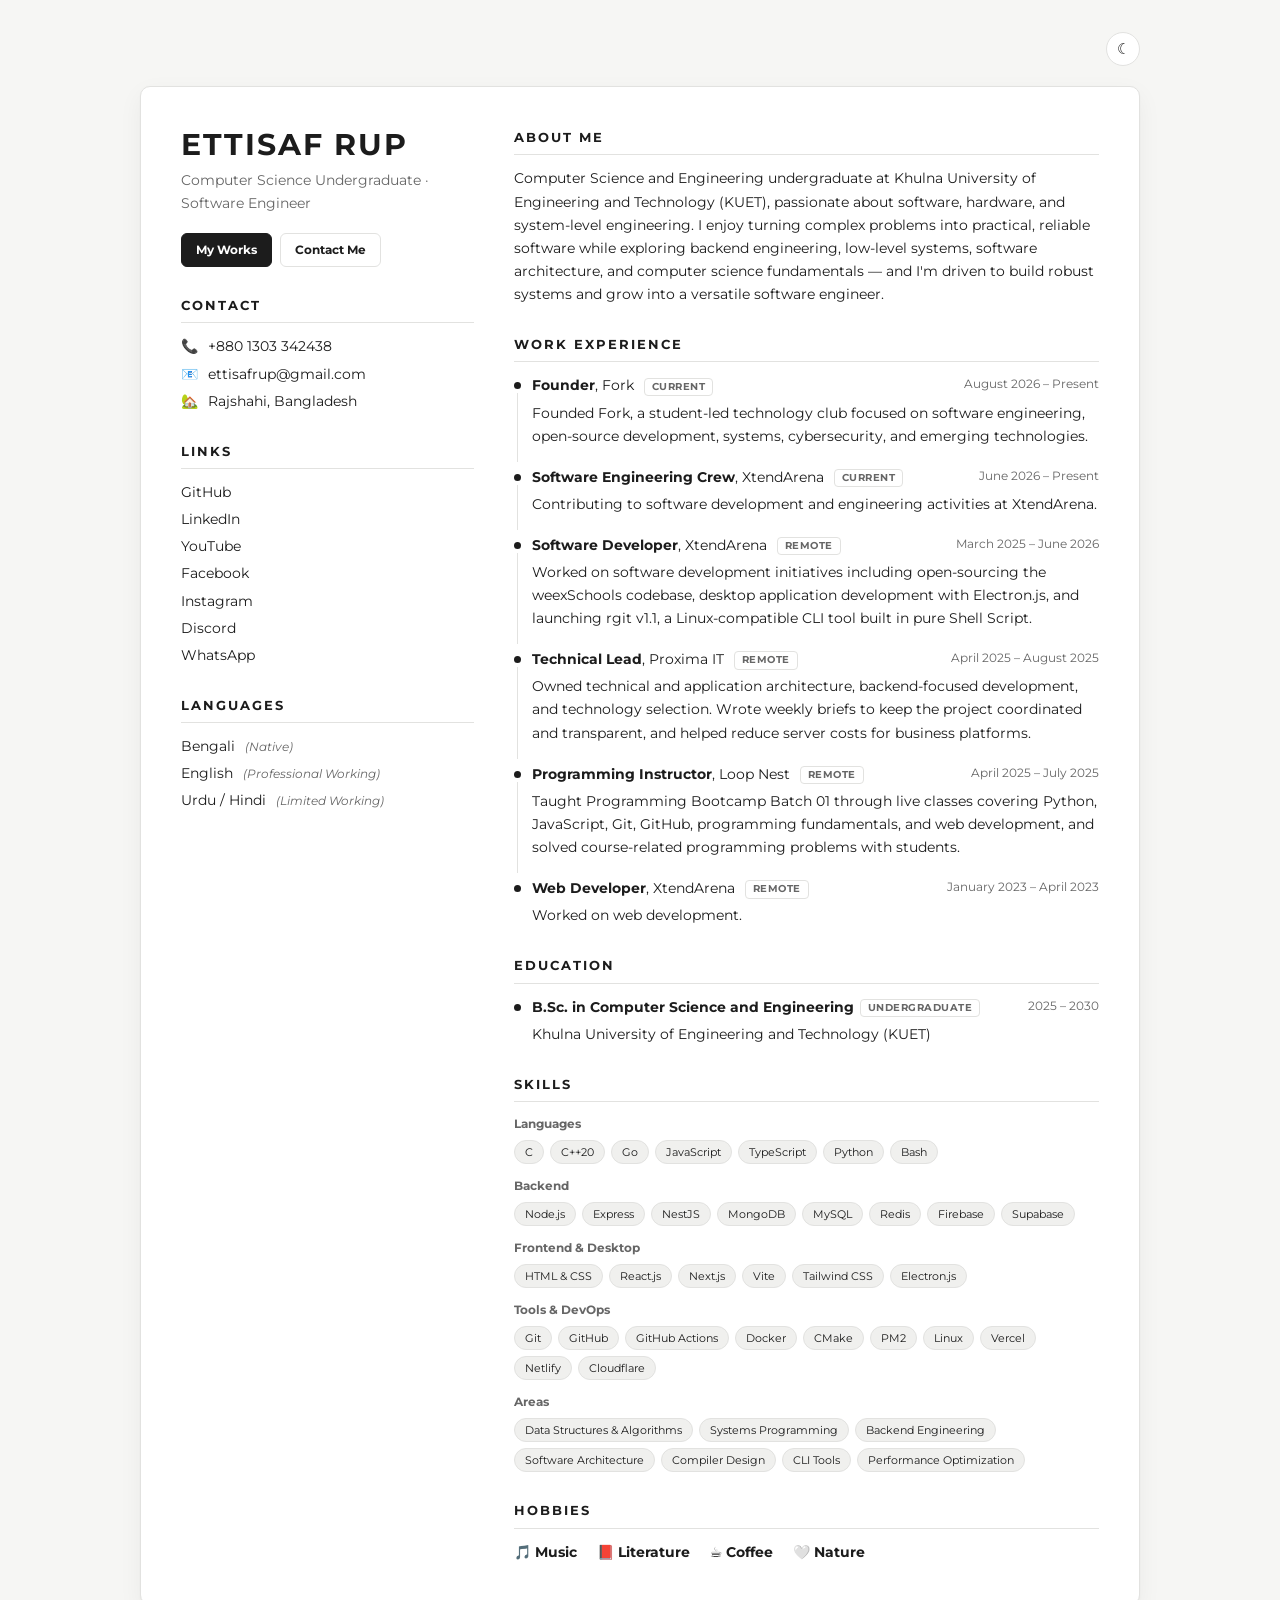
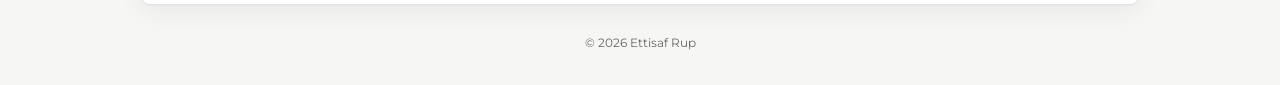
<file: index.html>
<!doctype html>
<html lang="en">
  <head>
    <meta charset="UTF-8" />
    <meta name="viewport" content="width=device-width, initial-scale=1.0" />

    <title>Ettisaf Rup | Software Engineer & CSE Undergraduate at KUET</title>
    <meta
      name="description"
      content="Ettisaf Rup is a Computer Science and Engineering undergraduate at KUET and a software engineer focused on systems, backend engineering, and software architecture. Founder of Fork and Software Engineering Crew at XtendArena."
    />
    <meta
      name="keywords"
      content="Ettisaf Rup, ettisafxrup, software engineer, software developer, CSE, KUET, systems programming, backend development, C++, Go, TypeScript, software architecture, Bangladesh"
    />
    <meta name="author" content="Ettisaf Rup" />
    <meta name="robots" content="index, follow" />
    <meta name="theme-color" content="#1c1c1c" />
    <link rel="canonical" href="https://ettisafxrup.github.io/" />

    <!-- Open Graph / Twitter -->
    <meta property="og:type" content="profile" />
    <meta property="og:title" content="Ettisaf Rup | Software Engineer & CSE Undergraduate" />
    <meta
      property="og:description"
      content="Portfolio of Ettisaf Rup — CSE undergraduate at KUET working on systems, backend engineering, and software architecture."
    />
    <meta property="og:url" content="https://ettisafxrup.github.io/" />
    <meta property="og:image" content="https://avatars.githubusercontent.com/u/107711625?v=4" />
    <meta property="og:image:alt" content="Ettisaf Rup" />
    <meta property="og:site_name" content="Ettisaf Rup" />
    <meta property="og:locale" content="en_US" />
    <meta name="twitter:card" content="summary" />
    <meta name="twitter:title" content="Ettisaf Rup | Software Engineer & CSE Undergraduate" />
    <meta
      name="twitter:description"
      content="Portfolio of Ettisaf Rup — CSE undergraduate at KUET and software engineer."
    />
    <meta name="twitter:image" content="https://avatars.githubusercontent.com/u/107711625?v=4" />

    <link rel="icon" type="image/svg+xml" href="favicon.svg" />

    <script>
      try {
        const theme = localStorage.getItem("theme")
        if (theme) document.documentElement.dataset.theme = theme
      } catch {}
    </script>

    <link rel="preconnect" href="https://fonts.googleapis.com" />
    <link rel="preconnect" href="https://fonts.gstatic.com" crossorigin />
    <link
      href="https://fonts.googleapis.com/css2?family=Montserrat:wght@400;700&display=swap"
      rel="stylesheet"
    />
    <link rel="stylesheet" href="css/style.css" />

    <script type="application/ld+json">
      {
        "@context": "https://schema.org",
        "@type": "Person",
        "name": "Ettisaf Rup",
        "url": "https://ettisafxrup.github.io/",
        "image": "https://avatars.githubusercontent.com/u/107711625?v=4",
        "jobTitle": "Software Engineer",
        "description": "Computer Science and Engineering undergraduate at Khulna University of Engineering and Technology, working on systems, backend engineering, and software architecture.",
        "email": "mailto:ettisafrup@gmail.com",
        "telephone": "+8801303342438",
        "address": {
          "@type": "PostalAddress",
          "addressLocality": "Rajshahi",
          "addressCountry": "BD"
        },
        "affiliation": {
          "@type": "CollegeOrUniversity",
          "name": "Khulna University of Engineering and Technology",
          "sameAs": "https://www.kuet.ac.bd/"
        },
        "worksFor": { "@type": "Organization", "name": "XtendArena" },
        "sameAs": [
          "https://github.com/ettisafxrup",
          "https://www.linkedin.com/in/ettisafxrup/",
          "https://www.youtube.com/@rupbhaiya",
          "https://www.facebook.com/ettisafxrup",
          "https://www.instagram.com/ettisafxrup/"
        ]
      }
    </script>
  </head>

  <body>
    <div class="page">
      <div class="topbar">
        <button class="theme-toggle" type="button" aria-label="Toggle theme">☾</button>
      </div>

      <main class="card resume">
        <div>
          <header class="section">
            <h1 id="name">ETTISAF RUP</h1>
            <p id="headline" class="headline">Computer Science Undergraduate · Software Engineer</p>
            <nav class="btn-row" aria-label="Primary">
              <a class="btn" href="works.html">My Works</a>
              <a class="btn btn--ghost" href="contact.html">Contact Me</a>
            </nav>
          </header>

          <section class="section" aria-labelledby="contact-heading">
            <h2 id="contact-heading">Contact</h2>
            <ul id="contact" class="info-list"></ul>
          </section>

          <section class="section" aria-labelledby="links-heading">
            <h2 id="links-heading">Links</h2>
            <ul id="links" class="info-list"></ul>
          </section>

          <section id="references-section" class="section" aria-labelledby="references-heading" hidden>
            <h2 id="references-heading">References</h2>
            <ul id="references"></ul>
          </section>

          <section class="section" aria-labelledby="languages-heading">
            <h2 id="languages-heading">Languages</h2>
            <ul id="languages" class="info-list"></ul>
          </section>
        </div>

        <div>
          <section class="section" aria-labelledby="about-heading">
            <h2 id="about-heading">About Me</h2>
            <p id="about"></p>
          </section>

          <section class="section" aria-labelledby="experience-heading">
            <h2 id="experience-heading">Work Experience</h2>
            <ul id="experience"></ul>
          </section>

          <section class="section" aria-labelledby="education-heading">
            <h2 id="education-heading">Education</h2>
            <ul id="education"></ul>
          </section>

          <section class="section" aria-labelledby="skills-heading">
            <h2 id="skills-heading">Skills</h2>
            <div id="skills"></div>
          </section>

          <section class="section" aria-labelledby="hobbies-heading">
            <h2 id="hobbies-heading">Hobbies</h2>
            <div id="hobbies" class="hobbies"></div>
          </section>
        </div>
      </main>

      <footer class="footer">© <span id="year">2026</span> Ettisaf Rup</footer>
    </div>

    <noscript><p class="status">Please enable JavaScript to view this page.</p></noscript>
    <script type="module" src="js/index.js"></script>
  </body>
</html>
</file>
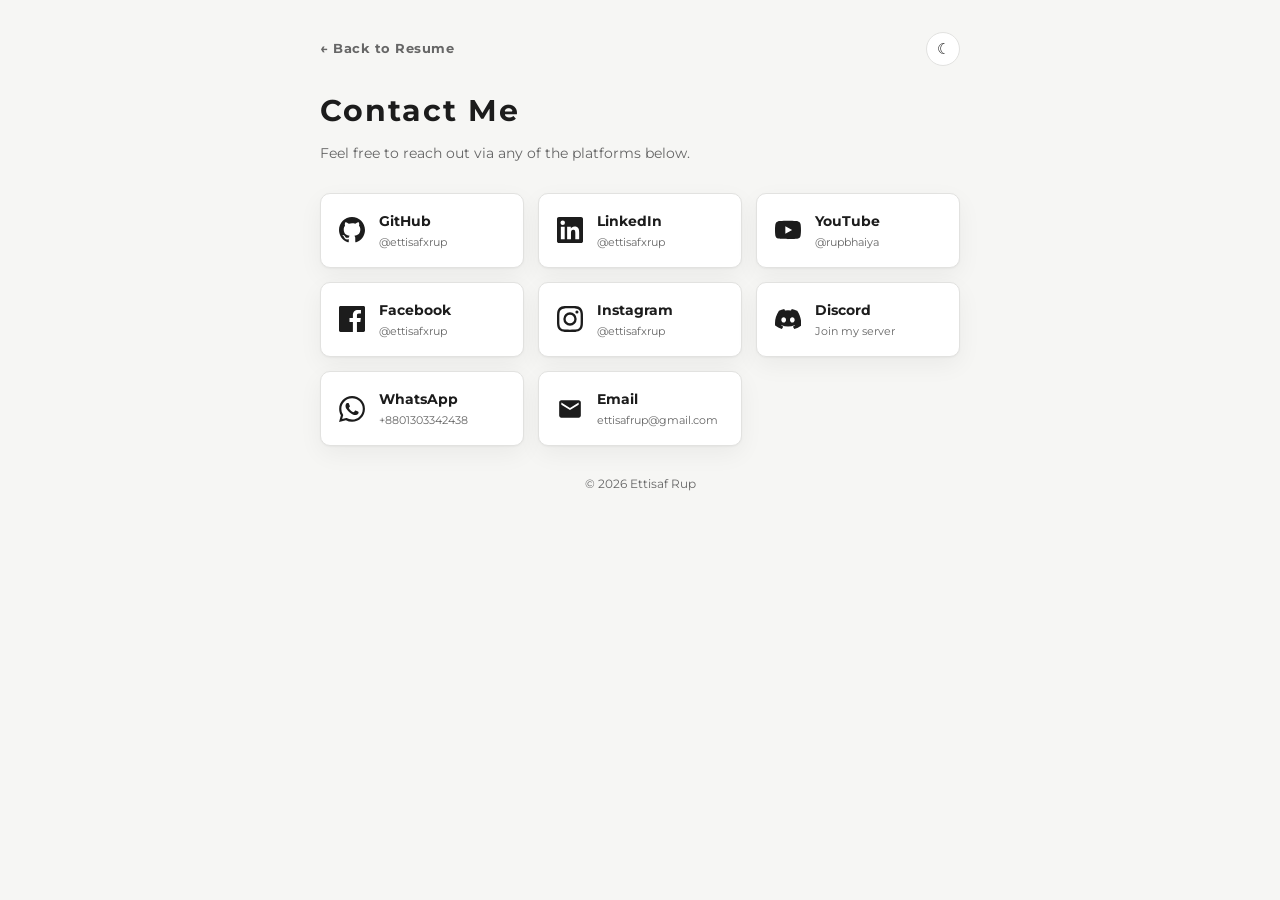
<file: contact.html>
<!doctype html>
<html lang="en">
  <head>
    <meta charset="UTF-8" />
    <meta name="viewport" content="width=device-width, initial-scale=1.0" />
    <title>Contact | Ettisaf Rup</title>
    <meta
      name="description"
      content="Get in touch with Ettisaf Rup via email, LinkedIn, GitHub, Discord, WhatsApp, and more."
    />
    <meta name="theme-color" content="#1c1c1c" />
    <link rel="canonical" href="https://ettisafxrup.github.io/contact.html" />
    <link rel="icon" type="image/svg+xml" href="favicon.svg" />

    <script>
      try {
        const theme = localStorage.getItem("theme")
        if (theme) document.documentElement.dataset.theme = theme
      } catch {}
    </script>

    <link rel="preconnect" href="https://fonts.googleapis.com" />
    <link rel="preconnect" href="https://fonts.gstatic.com" crossorigin />
    <link
      href="https://fonts.googleapis.com/css2?family=Montserrat:wght@400;700&display=swap"
      rel="stylesheet"
    />
    <link rel="stylesheet" href="css/style.css" />
  </head>

  <body>
    <div class="page page--narrow">
      <div class="topbar">
        <a class="back-link" href="./">← Back to Resume</a>
        <button class="theme-toggle" type="button" aria-label="Toggle theme">☾</button>
      </div>

      <header>
        <h1 class="page-title">Contact Me</h1>
        <p class="page-intro">Feel free to reach out via any of the platforms below.</p>
      </header>

      <main id="contact-links" class="contact-grid" aria-busy="true">
        <div class="status" style="grid-column: 1 / -1">
          <div class="spinner"></div>
          Loading…
        </div>
      </main>

      <footer class="footer">© <span id="year">2026</span> Ettisaf Rup</footer>
    </div>

    <noscript><p class="status">Please enable JavaScript to view this page.</p></noscript>
    <script type="module" src="js/contact.js"></script>
  </body>
</html>
</file>
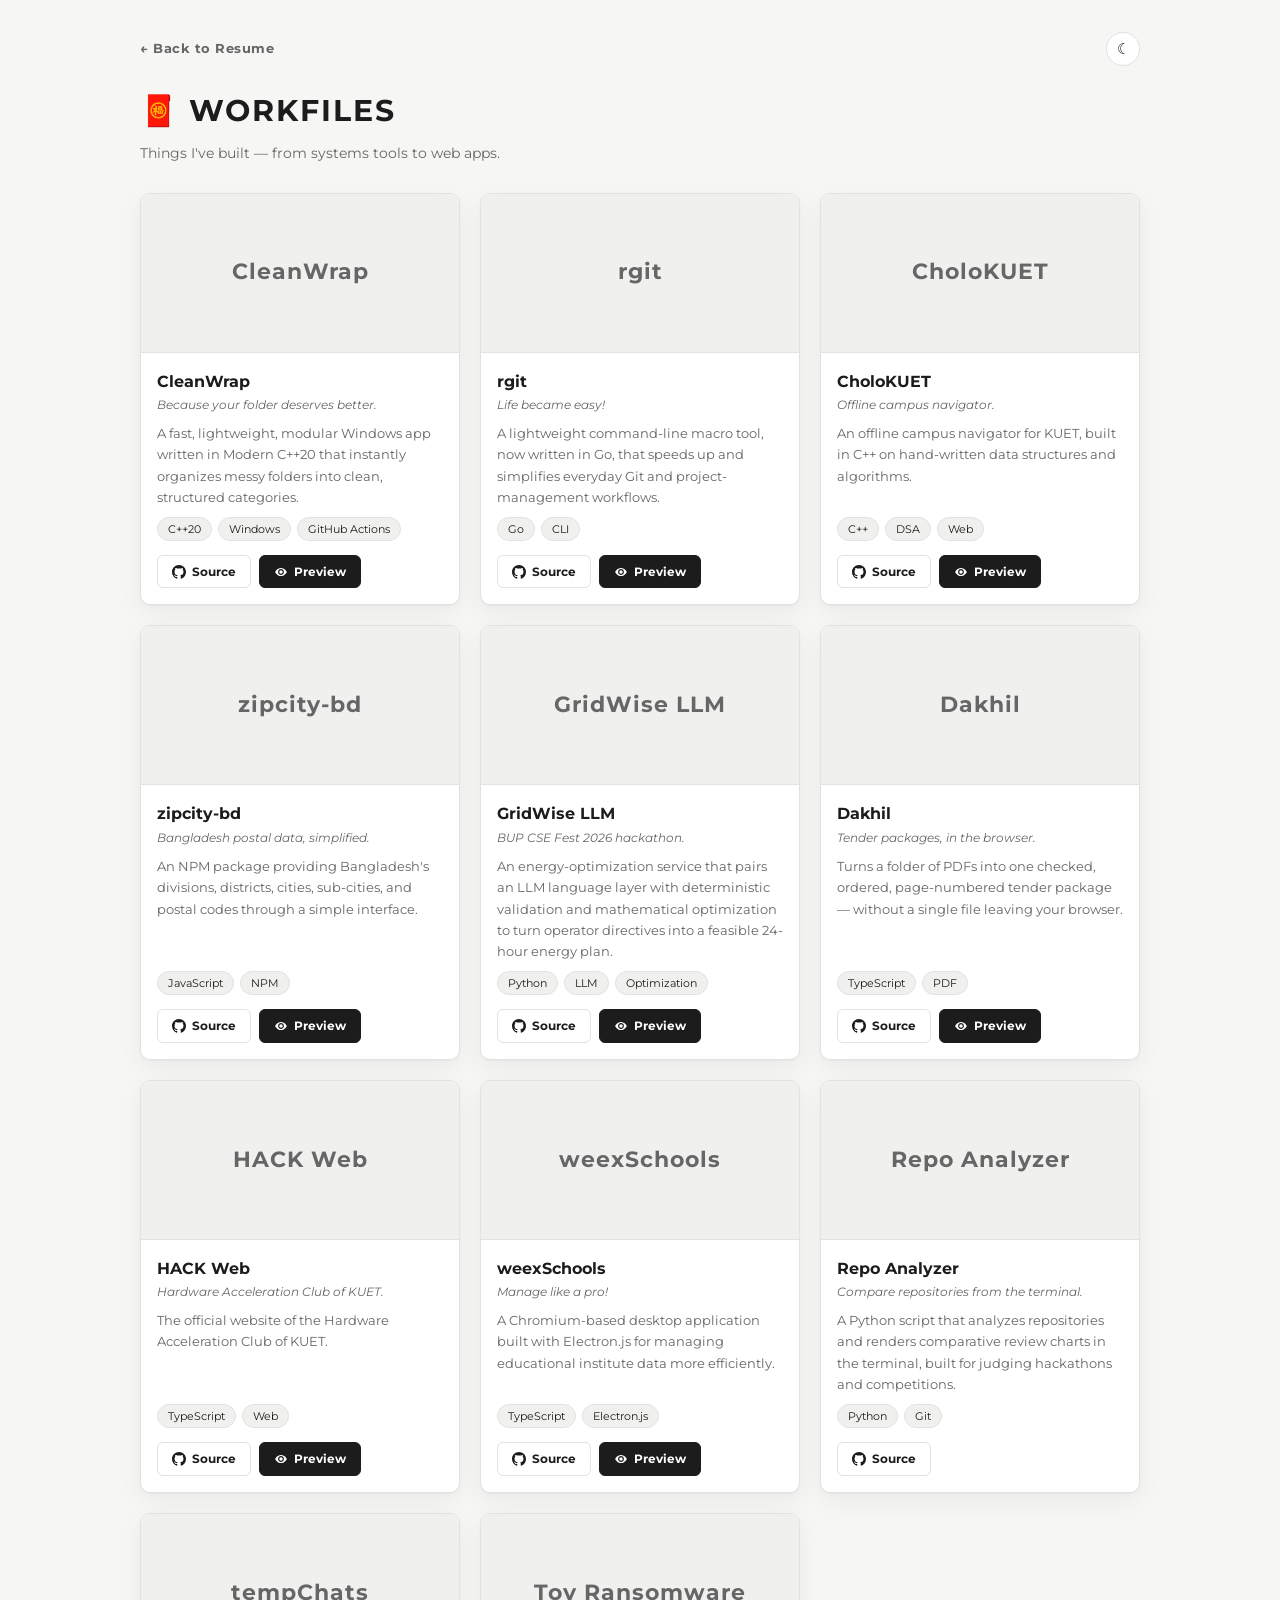
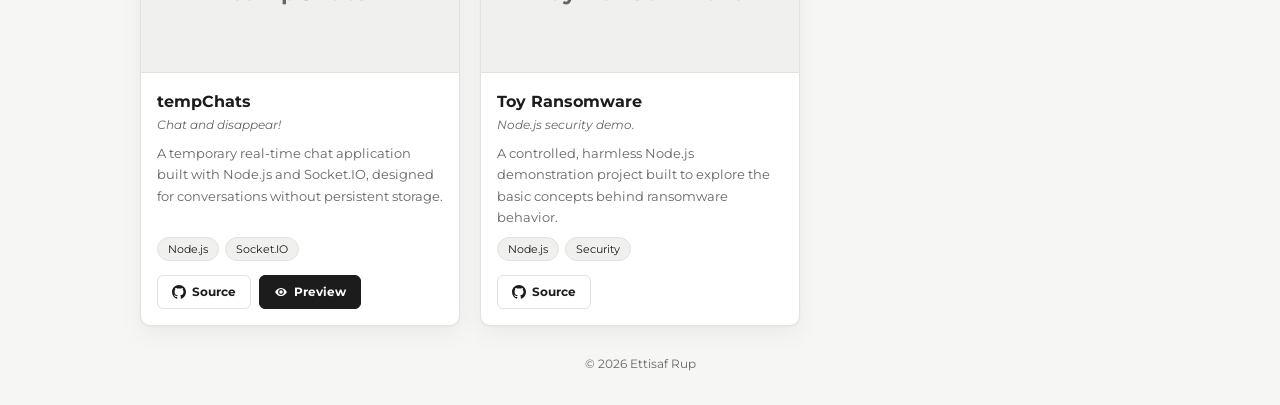
<file: works.html>
<!doctype html>
<html lang="en">
  <head>
    <meta charset="UTF-8" />
    <meta name="viewport" content="width=device-width, initial-scale=1.0" />
    <title>Works | Ettisaf Rup</title>
    <meta
      name="description"
      content="Projects by Ettisaf Rup — CleanWrap, rgit, CholoKUET, zipcity-bd, GridWise LLM, and more."
    />
    <meta name="theme-color" content="#1c1c1c" />
    <link rel="canonical" href="https://ettisafxrup.github.io/works.html" />
    <link rel="icon" type="image/svg+xml" href="favicon.svg" />

    <script>
      try {
        const theme = localStorage.getItem("theme")
        if (theme) document.documentElement.dataset.theme = theme
      } catch {}
    </script>

    <link rel="preconnect" href="https://fonts.googleapis.com" />
    <link rel="preconnect" href="https://fonts.gstatic.com" crossorigin />
    <link
      href="https://fonts.googleapis.com/css2?family=Montserrat:wght@400;700&display=swap"
      rel="stylesheet"
    />
    <link rel="stylesheet" href="css/style.css" />
  </head>

  <body>
    <div class="page">
      <div class="topbar">
        <a class="back-link" href="./">← Back to Resume</a>
        <button class="theme-toggle" type="button" aria-label="Toggle theme">☾</button>
      </div>

      <header>
        <h1 class="page-title">🧧 WORKFILES</h1>
        <p class="page-intro">Things I've built — from systems tools to web apps.</p>
      </header>

      <main id="works" class="works-grid" aria-busy="true">
        <div class="status" style="grid-column: 1 / -1">
          <div class="spinner"></div>
          Loading projects…
        </div>
      </main>

      <footer class="footer">© <span id="year">2026</span> Ettisaf Rup</footer>
    </div>

    <noscript><p class="status">Please enable JavaScript to view this page.</p></noscript>
    <script type="module" src="js/works.js"></script>
  </body>
</html>
</file>
<file: css/style.css>
/* ===== Tokens ===== */
:root {
  --bg: #f6f6f4;
  --surface: #ffffff;
  --surface-2: #f0f0ee;
  --text: #1c1c1c;
  --muted: #666;
  --border: #e2e2e0;
  --accent: #1c1c1c;
  --accent-text: #ffffff;
  --shadow: 0 1px 2px rgba(0, 0, 0, 0.04), 0 8px 24px rgba(0, 0, 0, 0.05);
  --radius: 10px;
  color-scheme: light;
}

@media (prefers-color-scheme: dark) {
  :root:not([data-theme="light"]) {
    --bg: #111112;
    --surface: #19191b;
    --surface-2: #232326;
    --text: #ececec;
    --muted: #9a9a9e;
    --border: #2c2c30;
    --accent: #ececec;
    --accent-text: #111112;
    --shadow: 0 1px 2px rgba(0, 0, 0, 0.3), 0 8px 24px rgba(0, 0, 0, 0.25);
    color-scheme: dark;
  }
}

:root[data-theme="dark"] {
  --bg: #111112;
  --surface: #19191b;
  --surface-2: #232326;
  --text: #ececec;
  --muted: #9a9a9e;
  --border: #2c2c30;
  --accent: #ececec;
  --accent-text: #111112;
  --shadow: 0 1px 2px rgba(0, 0, 0, 0.3), 0 8px 24px rgba(0, 0, 0, 0.25);
  color-scheme: dark;
}

/* ===== Base ===== */
*,
*::before,
*::after {
  box-sizing: border-box;
  margin: 0;
  padding: 0;
}

body {
  font-family: "Montserrat", system-ui, sans-serif;
  font-size: 14px;
  line-height: 1.65;
  color: var(--text);
  background: var(--bg);
  padding: 32px 16px;
  -webkit-font-smoothing: antialiased;
}

a {
  color: inherit;
  text-decoration: none;
}

a:focus-visible,
button:focus-visible {
  outline: 2px solid var(--accent);
  outline-offset: 3px;
  border-radius: 4px;
}

ul {
  list-style: none;
}

img {
  display: block;
  max-width: 100%;
}

.muted {
  color: var(--muted);
}

.sr-only {
  position: absolute;
  width: 1px;
  height: 1px;
  overflow: hidden;
  clip: rect(0 0 0 0);
  white-space: nowrap;
}

/* ===== Page chrome ===== */
.page {
  max-width: 1000px;
  margin: 0 auto;
}

.page--narrow {
  max-width: 640px;
}

.topbar {
  display: flex;
  justify-content: space-between;
  align-items: center;
  margin-bottom: 20px;
}

.back-link {
  font-size: 13px;
  font-weight: 700;
  letter-spacing: 0.5px;
  color: var(--muted);
  transition: color 0.2s, letter-spacing 0.2s;
}

.back-link:hover {
  color: var(--text);
  letter-spacing: 2px;
}

.theme-toggle {
  margin-left: auto;
  width: 34px;
  height: 34px;
  display: grid;
  place-items: center;
  border: 1px solid var(--border);
  border-radius: 50%;
  background: var(--surface);
  color: var(--text);
  cursor: pointer;
  font-size: 15px;
  transition: background 0.2s;
}

.theme-toggle:hover {
  background: var(--surface-2);
}

.page-title {
  font-size: 30px;
  letter-spacing: 2px;
  margin-bottom: 6px;
}

.page-intro {
  color: var(--muted);
  margin-bottom: 28px;
}

.footer {
  margin-top: 28px;
  text-align: center;
  font-size: 12px;
  color: var(--muted);
}

.card {
  background: var(--surface);
  border: 1px solid var(--border);
  border-radius: var(--radius);
  box-shadow: var(--shadow);
}

/* ===== Buttons & chips ===== */
.btn-row {
  display: flex;
  flex-wrap: wrap;
  gap: 8px;
  margin-top: 18px;
}

.btn {
  display: inline-flex;
  align-items: center;
  gap: 6px;
  padding: 6px 14px;
  font-size: 12px;
  font-weight: 700;
  border-radius: 6px;
  background: var(--accent);
  color: var(--accent-text);
  border: 1px solid var(--accent);
  transition: opacity 0.2s, transform 0.2s;
}

.btn:hover {
  opacity: 0.85;
  transform: translateY(-1px);
}

.btn--ghost {
  background: transparent;
  color: var(--text);
  border-color: var(--border);
}

.chips {
  display: flex;
  flex-wrap: wrap;
  gap: 6px;
}

.chip {
  font-size: 11px;
  padding: 2px 10px;
  border-radius: 999px;
  background: var(--surface-2);
  border: 1px solid var(--border);
  white-space: nowrap;
}

/* ===== Resume (index) ===== */
.resume {
  display: grid;
  grid-template-columns: minmax(0, 1fr) minmax(0, 2fr);
  gap: 40px;
  padding: 40px;
}

.resume h1 {
  font-size: 30px;
  letter-spacing: 2px;
  line-height: 1.2;
}

.headline {
  margin-top: 6px;
  color: var(--muted);
}

.section {
  margin-top: 28px;
}

.section:first-child {
  margin-top: 0;
}

.section h2 {
  font-size: 13px;
  letter-spacing: 2px;
  text-transform: uppercase;
  padding-bottom: 6px;
  margin-bottom: 12px;
  border-bottom: 1px solid var(--border);
}

.info-list li {
  display: flex;
  gap: 10px;
  align-items: baseline;
  margin-bottom: 4px;
  overflow-wrap: anywhere;
}

.info-list a:hover {
  text-decoration: underline;
}

.timeline-item {
  position: relative;
  padding-left: 18px;
  margin-bottom: 18px;
}

.timeline-item::before {
  content: "";
  position: absolute;
  left: 0;
  top: 8px;
  width: 7px;
  height: 7px;
  border-radius: 50%;
  background: var(--text);
}

.timeline-item:not(:last-child)::after {
  content: "";
  position: absolute;
  left: 3px;
  top: 19px;
  bottom: -14px;
  width: 1px;
  background: var(--border);
}

.timeline-head {
  display: flex;
  flex-wrap: wrap;
  justify-content: space-between;
  gap: 2px 12px;
}

.timeline-meta {
  font-size: 12px;
  color: var(--muted);
}

.timeline-item p {
  margin-top: 4px;
}

.badge {
  display: inline-block;
  font-size: 10px;
  font-weight: 700;
  letter-spacing: 0.5px;
  text-transform: uppercase;
  padding: 0 7px;
  margin-left: 6px;
  border-radius: 4px;
  border: 1px solid var(--border);
  color: var(--muted);
  vertical-align: middle;
}

.skill-group + .skill-group {
  margin-top: 12px;
}

.skill-group h3 {
  font-size: 12px;
  color: var(--muted);
  margin-bottom: 6px;
}

.hobbies {
  display: flex;
  flex-wrap: wrap;
  gap: 8px 20px;
  font-weight: 700;
}

/* ===== Works ===== */
.works-grid {
  display: grid;
  grid-template-columns: repeat(auto-fill, minmax(280px, 1fr));
  gap: 20px;
}

.work-card {
  display: flex;
  flex-direction: column;
  overflow: hidden;
  transition: transform 0.25s ease;
}

.work-card:hover {
  transform: translateY(-4px);
}

.work-card img {
  width: 100%;
  aspect-ratio: 2 / 1;
  object-fit: cover;
  background: var(--surface-2);
  border-bottom: 1px solid var(--border);
}

.work-placeholder {
  aspect-ratio: 2 / 1;
  display: grid;
  place-items: center;
  padding: 16px;
  font-size: 22px;
  font-weight: 700;
  letter-spacing: 1px;
  text-align: center;
  color: var(--muted);
  background: var(--surface-2);
  border-bottom: 1px solid var(--border);
}

.work-body {
  flex: 1;
  display: flex;
  flex-direction: column;
  gap: 8px;
  padding: 16px;
}

.work-title {
  font-size: 16px;
}

.work-tagline {
  font-size: 12px;
  font-style: italic;
  color: var(--muted);
}

.work-desc {
  flex: 1;
  font-size: 13px;
  color: var(--muted);
}

.work-body .btn-row {
  margin-top: 6px;
}

/* ===== Contact ===== */
.contact-grid {
  display: grid;
  grid-template-columns: repeat(auto-fill, minmax(200px, 1fr));
  gap: 14px;
}

.contact-card {
  --brand: var(--text);
  display: flex;
  align-items: center;
  gap: 14px;
  padding: 16px 18px;
  font-weight: 700;
  transition: transform 0.2s, border-color 0.2s;
}

.contact-card svg {
  width: 26px;
  height: 26px;
  flex-shrink: 0;
  fill: currentColor;
  transition: color 0.2s;
}

.contact-card small {
  display: block;
  font-weight: 400;
  font-size: 11px;
  color: var(--muted);
  overflow-wrap: anywhere;
}

.contact-card:hover {
  transform: translateY(-3px);
  border-color: var(--brand);
}

.contact-card:hover svg {
  color: var(--brand);
}

/* ===== States ===== */
.status {
  padding: 48px 0;
  text-align: center;
  color: var(--muted);
}

.spinner {
  width: 36px;
  height: 36px;
  margin: 0 auto 12px;
  border: 3px solid var(--border);
  border-top-color: var(--text);
  border-radius: 50%;
  animation: spin 0.8s linear infinite;
}

@keyframes spin {
  to {
    transform: rotate(360deg);
  }
}

@media (prefers-reduced-motion: reduce) {
  *,
  *::before,
  *::after {
    animation-duration: 0.01ms !important;
    transition-duration: 0.01ms !important;
  }
}

/* ===== Responsive ===== */
@media (max-width: 768px) {
  body {
    padding: 20px 16px;
  }

  .resume {
    grid-template-columns: minmax(0, 1fr);
    gap: 0;
    padding: 24px 20px;
  }

  .resume > div + div {
    margin-top: 28px;
  }
}

@media (max-width: 480px) {
  body {
    font-size: 13px;
  }

  .resume h1,
  .page-title {
    font-size: 24px;
  }
}
</file>
